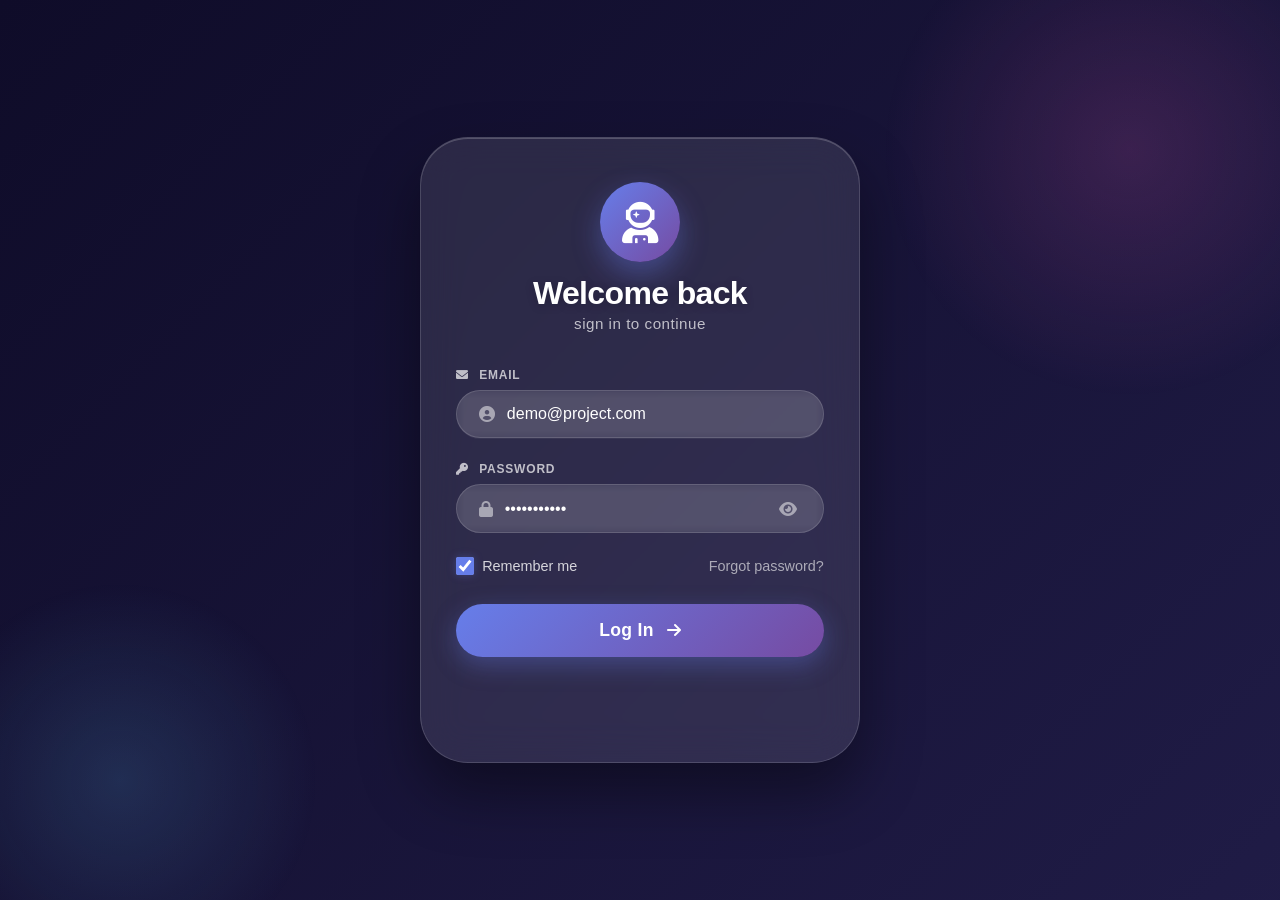
<file: loginphp/index.html>
<!DOCTYPE html>
<html lang="en">
<head>
    <meta charset="UTF-8" />
    <meta name="viewport" content="width=device-width, initial-scale=1.0" />
    <title>Login · Animated · Separate CSS & JS</title>
    <!-- ===== separate CSS ===== -->
    <link rel="stylesheet" href="style.css" />
    <!-- Font Awesome (icons) -->
    <link rel="stylesheet" href="https://cdnjs.cloudflare.com/ajax/libs/font-awesome/6.0.0-beta3/css/all.min.css" />
</head>
<body>

    <!-- ===== MAIN LOGIN CARD ===== -->
    <div class="login-wrapper">
        <div class="login-card">

            <!-- header -->
            <div class="login-header">
                <div class="icon-avatar">
                    <i class="fas fa-user-astronaut"></i>
                </div>
                <h1>Welcome back</h1>
                <p class="subhead">sign in to continue</p>
            </div>

            <!-- login form -->
            <form id="loginForm" action="#" method="POST">
                <!-- email -->
                <div class="form-group">
                    <label for="loginEmail"><i class="fas fa-envelope"></i> Email</label>
                    <div class="input-wrapper">
                        <i class="fas fa-user-circle"></i>
                        <input type="email" id="loginEmail" placeholder="you@example.com" value="demo@project.com" required />
                    </div>
                </div>

                <!-- password -->
                <div class="form-group">
                    <label for="loginPassword"><i class="fas fa-key"></i> Password</label>
                    <div class="input-wrapper">
                        <i class="fas fa-lock"></i>
                        <input type="password" id="loginPassword" placeholder="••••••••" value="password123" required />
                        <button type="button" class="toggle-password" id="togglePassBtn" aria-label="Show password">
                            <i class="fas fa-eye" id="eyeIcon"></i>
                        </button>
                    </div>
                </div>

                <!-- remember + forgot -->
                <div class="form-extra">
                    <label class="remember">
                        <input type="checkbox" id="rememberMe" checked /> Remember me
                    </label>
                    <a href="#" id="forgotLink">Forgot password?</a>
                </div>

                <!-- submit -->
                <button type="submit" class="login-btn" id="loginBtn">
                    <span>Log In</span>
                    <i class="fas fa-arrow-right"></i>
                </button>
            </form>

            <!-- feedback message -->
            <div id="loginFeedback"></div>

        </div>
    </div>

    <!-- ============================================================ -->
    <!-- ===== separate JavaScript ===== -->
    <script src="script.js"></script>
</body>
</html>
</file>
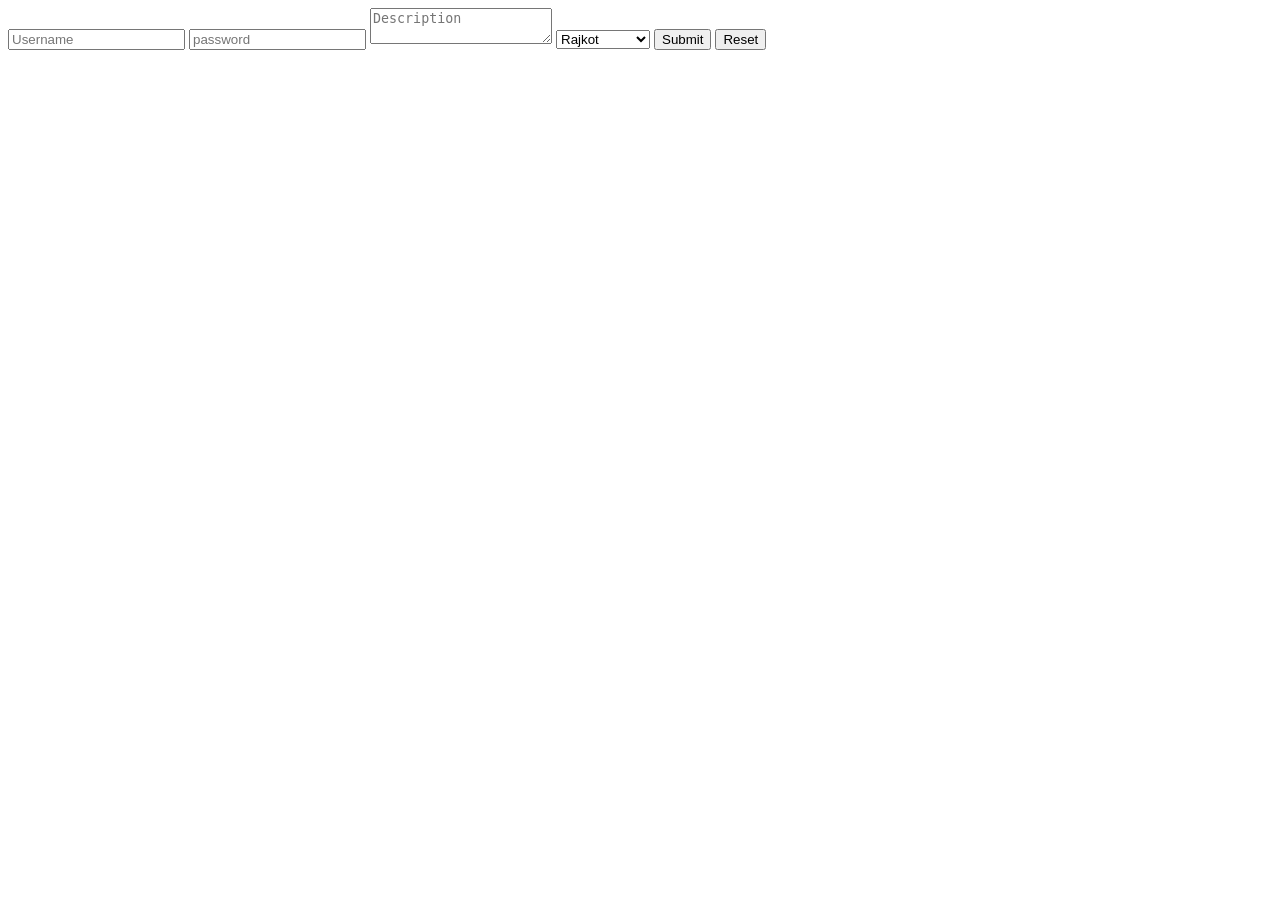
<file: home.html>
<!DOCTYPE html>
<html lang="en">
    <head>
        <meta charset="UTF-8">
        <meta name="viewport" content="width=device-width, initial-scale=1.0">
        <title>Login Page</title>
    </head>
    <body>
        <form action="get_data.php" method="get">
            <input type="text"  name="u_name" placeholder="Username">
            <input type="password"  name="u_pass" placeholder="password">
            <textarea name="u_text" placeholder="Description"></textarea>
            <select name="city">
                <option >Rajkot</option>
                <option >Ahmedabad</option>
                <option >Surat</option>
            </select>
            <input type="submit">
            <input type="reset">
        </form>
    </body>
</html>
</file>
<file: loginphp/style.css>
/* ---------- global reset & base ---------- */
* {
    margin: 0;
    padding: 0;
    box-sizing: border-box;
}

body {
    font-family: 'Inter', -apple-system, BlinkMacSystemFont, 'Segoe UI', Roboto, sans-serif;
    min-height: 100vh;
    display: flex;
    align-items: center;
    justify-content: center;
    padding: 1.5rem;
    /* ---- colorful animated background ---- */
    background: linear-gradient(135deg, #0f0c29, #302b63, #24243e);
    background-size: 400% 400%;
    animation: gradientShift 12s ease infinite;
    position: relative;
    overflow-x: hidden;
}

/* animated gradient */
@keyframes gradientShift {
    0% { background-position: 0% 50%; }
    50% { background-position: 100% 50%; }
    100% { background-position: 0% 50%; }
}

/* floating particles / decorative circles */
body::before,
body::after {
    content: '';
    position: fixed;
    border-radius: 50%;
    background: rgba(255, 255, 255, 0.04);
    animation: floatBubble 20s infinite alternate ease-in-out;
    pointer-events: none;
    z-index: 0;
}

body::before {
    width: 500px;
    height: 500px;
    top: -100px;
    right: -100px;
    background: radial-gradient(circle, rgba(255, 100, 200, 0.15), transparent 70%);
    animation-duration: 18s;
}

body::after {
    width: 400px;
    height: 400px;
    bottom: -80px;
    left: -80px;
    background: radial-gradient(circle, rgba(100, 200, 255, 0.15), transparent 70%);
    animation-duration: 22s;
}

@keyframes floatBubble {
    0% { transform: translate(0, 0) scale(1); }
    33% { transform: translate(30px, -40px) scale(1.1); }
    66% { transform: translate(-20px, 20px) scale(0.9); }
    100% { transform: translate(10px, -30px) scale(1.05); }
}

/* ---------- card container ---------- */
.login-wrapper {
    width: 100%;
    max-width: 440px;
    position: relative;
    z-index: 1;
}

.login-card {
    background: rgba(255, 255, 255, 0.1);
    backdrop-filter: blur(20px);
    -webkit-backdrop-filter: blur(20px);
    border-radius: 3rem;
    padding: 2.8rem 2.2rem 2.2rem;
    box-shadow: 0 30px 60px rgba(0, 0, 0, 0.4),
                inset 0 1px 0 rgba(255, 255, 255, 0.2);
    border: 1px solid rgba(255, 255, 255, 0.15);
    transition: transform 0.3s ease, box-shadow 0.3s ease;
}

.login-card:hover {
    transform: translateY(-4px);
    box-shadow: 0 40px 80px rgba(0, 0, 0, 0.5);
}

/* ---------- header ---------- */
.login-header {
    text-align: center;
    margin-bottom: 2.2rem;
}

.icon-avatar {
    display: inline-flex;
    align-items: center;
    justify-content: center;
    width: 80px;
    height: 80px;
    background: linear-gradient(135deg, #667eea 0%, #764ba2 100%);
    border-radius: 50%;
    font-size: 2.6rem;
    color: white;
    margin-bottom: 0.8rem;
    box-shadow: 0 12px 28px rgba(102, 126, 234, 0.4);
    transition: transform 0.3s ease;
}

.icon-avatar:hover {
    transform: scale(1.05) rotate(-4deg);
}

.login-header h1 {
    font-size: 2rem;
    font-weight: 700;
    color: #ffffff;
    letter-spacing: -0.02em;
    text-shadow: 0 2px 10px rgba(0, 0, 0, 0.2);
}

.subhead {
    color: rgba(255, 255, 255, 0.7);
    font-size: 0.95rem;
    font-weight: 400;
    margin-top: 0.2rem;
    letter-spacing: 0.5px;
}

/* ---------- form elements ---------- */
.form-group {
    margin-bottom: 1.5rem;
}

.form-group label {
    display: block;
    font-size: 0.75rem;
    font-weight: 600;
    text-transform: uppercase;
    letter-spacing: 0.8px;
    color: rgba(255, 255, 255, 0.7);
    margin-bottom: 0.5rem;
}

.form-group label i {
    margin-right: 6px;
}

.input-wrapper {
    display: flex;
    align-items: center;
    background: rgba(255, 255, 255, 0.08);
    border-radius: 60px;
    padding: 0 1.2rem;
    border: 1.5px solid rgba(255, 255, 255, 0.15);
    transition: border 0.25s, box-shadow 0.25s, background 0.25s;
    backdrop-filter: blur(4px);
}

.input-wrapper:focus-within {
    border-color: #667eea;
    background: rgba(255, 255, 255, 0.14);
    box-shadow: 0 0 0 5px rgba(102, 126, 234, 0.2);
}

.input-wrapper i {
    color: rgba(255, 255, 255, 0.5);
    font-size: 1rem;
    width: 1.4rem;
    text-align: center;
    transition: color 0.25s;
}

.input-wrapper:focus-within i {
    color: #a78bfa;
}

.input-wrapper input {
    width: 100%;
    border: none;
    padding: 0.9rem 0.6rem;
    font-size: 1rem;
    font-weight: 500;
    background: transparent;
    color: #ffffff;
    outline: none;
    font-family: inherit;
}

.input-wrapper input::placeholder {
    color: rgba(255, 255, 255, 0.35);
    font-weight: 400;
}

/* toggle password button */
.toggle-password {
    background: none;
    border: none;
    cursor: pointer;
    color: rgba(255, 255, 255, 0.4);
    font-size: 1rem;
    padding: 0.3rem;
    transition: color 0.2s;
    display: flex;
    align-items: center;
}

.toggle-password:hover {
    color: rgba(255, 255, 255, 0.8);
}

/* ---------- extra row ---------- */
.form-extra {
    display: flex;
    justify-content: space-between;
    align-items: center;
    margin: 0.3rem 0 1.8rem 0;
    font-size: 0.9rem;
}

.remember {
    display: flex;
    align-items: center;
    gap: 0.5rem;
    color: rgba(255, 255, 255, 0.8);
    font-weight: 500;
    cursor: pointer;
    transition: color 0.2s;
}

.remember:hover {
    color: #ffffff;
}

.remember input[type="checkbox"] {
    accent-color: #667eea;
    width: 18px;
    height: 18px;
    cursor: pointer;
    filter: drop-shadow(0 0 4px rgba(102, 126, 234, 0.3));
}

.form-extra a {
    color: rgba(255, 255, 255, 0.6);
    text-decoration: none;
    font-weight: 500;
    border-bottom: 1.5px dotted transparent;
    transition: color 0.2s, border-color 0.2s;
}

.form-extra a:hover {
    color: #a78bfa;
    border-bottom-color: #a78bfa;
}

/* ---------- login button ---------- */
.login-btn {
    width: 100%;
    padding: 1rem 0;
    background: linear-gradient(135deg, #667eea 0%, #764ba2 100%);
    border: none;
    border-radius: 60px;
    font-size: 1.1rem;
    font-weight: 600;
    color: white;
    display: flex;
    align-items: center;
    justify-content: center;
    gap: 0.8rem;
    box-shadow: 0 8px 24px rgba(102, 126, 234, 0.35);
    cursor: pointer;
    transition: all 0.25s ease;
    letter-spacing: 0.3px;
    font-family: inherit;
}

.login-btn i {
    font-size: 1rem;
    transition: transform 0.25s;
}

.login-btn:hover {
    transform: translateY(-2px);
    box-shadow: 0 12px 32px rgba(102, 126, 234, 0.5);
}

.login-btn:hover i {
    transform: translateX(5px);
}

.login-btn:active {
    transform: scale(0.97);
}

.login-btn:disabled {
    opacity: 0.7;
    cursor: not-allowed;
    transform: none !important;
}

/* ---------- feedback ---------- */
#loginFeedback {
    margin-top: 1.2rem;
    padding: 0.7rem 1rem;
    border-radius: 60px;
    font-size: 0.9rem;
    font-weight: 500;
    text-align: center;
    min-height: 3.2rem;
    display: flex;
    align-items: center;
    justify-content: center;
    gap: 0.5rem;
    border: 1px solid transparent;
    transition: all 0.3s ease;
}

#loginFeedback.error {
    background: rgba(239, 68, 68, 0.15);
    color: #fca5a5;
    border-color: rgba(239, 68, 68, 0.25);
}

#loginFeedback.success {
    background: rgba(52, 211, 153, 0.15);
    color: #6ee7b7;
    border-color: rgba(52, 211, 153, 0.25);
}

/* ---------- demo hint ---------- */
.demo-hint {
    text-align: center;
    margin-top: 1.8rem;
    padding: 0.6rem 0.8rem;
    border-radius: 40px;
    background: rgba(255, 255, 255, 0.05);
    border: 1px solid rgba(255, 255, 255, 0.06);
    color: rgba(255, 255, 255, 0.5);
    font-size: 0.8rem;
    backdrop-filter: blur(4px);
}

.demo-hint i {
    margin-right: 6px;
    color: rgba(255, 255, 255, 0.3);
}

.demo-hint strong {
    color: rgba(255, 255, 255, 0.7);
    font-weight: 600;
}

/* ---------- responsive ---------- */
@media (max-width: 480px) {
    .login-card {
        padding: 2rem 1.4rem 1.8rem;
        border-radius: 2rem;
    }
    .login-header h1 {
        font-size: 1.6rem;
    }
    .icon-avatar {
        width: 64px;
        height: 64px;
        font-size: 2rem;
    }
    .form-extra {
        flex-wrap: wrap;
        gap: 0.6rem;
    }
}
</file>
